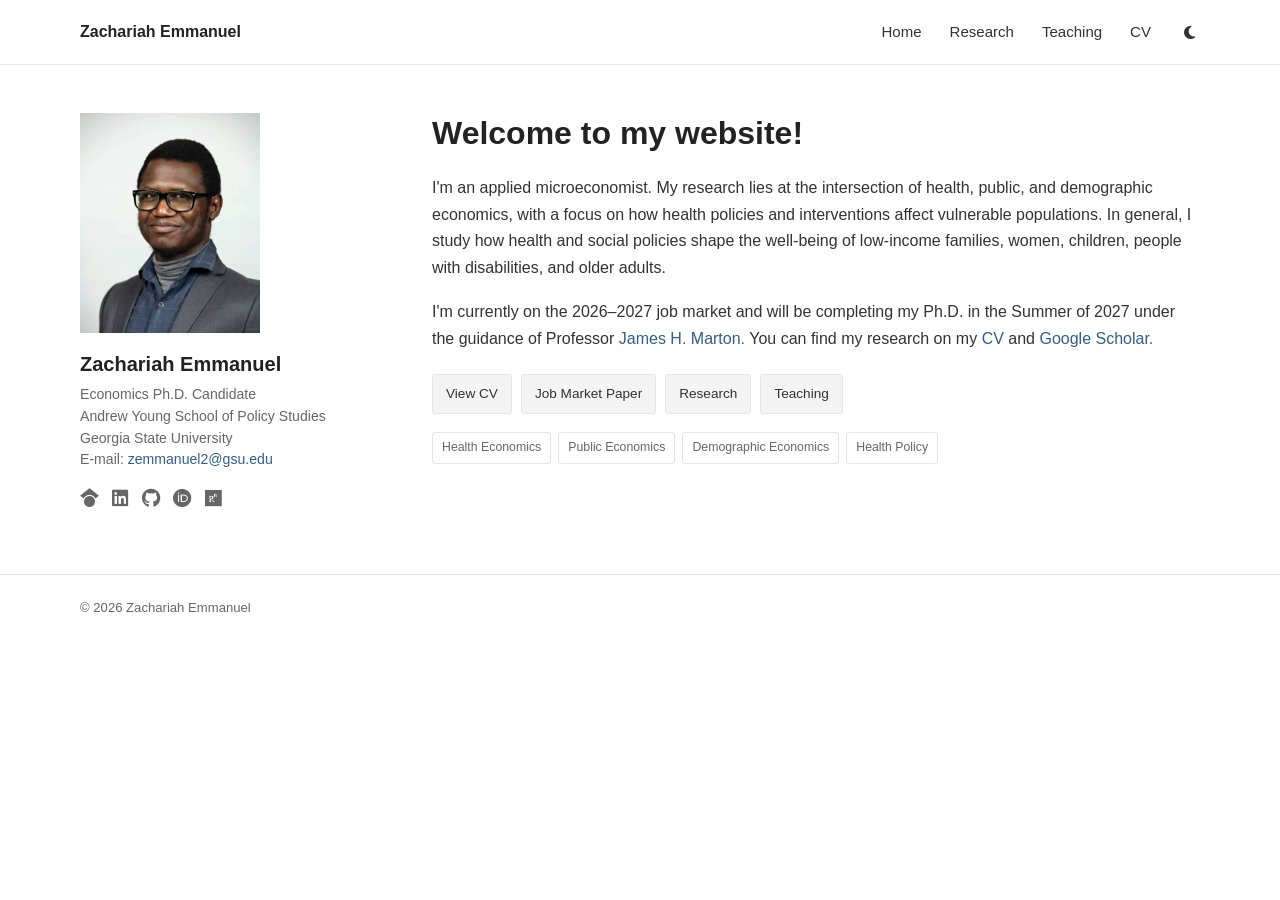
<file: index.html>
<!DOCTYPE html>
<html lang="en">

<head>
  <meta charset="UTF-8">

  <meta name="viewport"
        content="width=device-width, initial-scale=1.0">

  <meta name="description"
        content="Academic website of Zachariah Emmanuel, Ph.D. candidate in Economics at Georgia State University.">

  <title>
    Zachariah Emmanuel | Economics Ph.D. Candidate | Georgia State University
  </title>

  <link rel="stylesheet" href="style.css">

  <!-- Font Awesome for social icons -->
  <link rel="stylesheet"
        href="https://cdnjs.cloudflare.com/ajax/libs/font-awesome/6.5.2/css/all.min.css">

</head>

<body>


<!-- =====================================
     NAVIGATION
===================================== -->

<header class="site-header">

  <div class="container nav-wrap">

    <a class="site-title" href="index.html">
      Zachariah Emmanuel
    </a>

    <!-- Mobile hamburger button -->
    <button
      class="menu-toggle"
      id="menu-toggle"
      type="button"
      aria-label="Open navigation menu"
      aria-expanded="false"
      aria-controls="main-nav">

      <span></span>
      <span></span>
      <span></span>

    </button>

    <!-- Main navigation -->
    <nav id="main-nav"
         class="main-nav"
         aria-label="Main navigation">

      <a href="index.html">Home</a>

      <a href="research.html">Research</a>

      <a href="teaching.html">Teaching</a>

      <a href="cv.html">CV</a>

      <button
        class="theme-toggle"
        id="theme-toggle"
        type="button"
        aria-label="Toggle light and dark theme"
        title="Toggle theme">

        <i class="fa-solid fa-moon"></i>

      </button>

    </nav>

  </div>

</header>


<!-- =====================================
     MAIN CONTENT
===================================== -->

<main id="home">

  <div class="container page-layout">


    <!-- LEFT PROFILE -->

    <aside class="profile-sidebar">

      <img
        src="assets/Zachariah-Profile-picture_.jpg"
        alt="Zachariah Emmanuel"
        class="profile-photo"
      >

      <h2 class="profile-name">
        Zachariah Emmanuel
      </h2>

      <div class="profile-details">

        <span>
          Economics Ph.D. Candidate<br>
          Andrew Young School of Policy Studies<br>
          Georgia State University
        </span>

        <span>
          E-mail:
          <a href="mailto:zemmanuel2@gsu.edu">
            zemmanuel2@gsu.edu
          </a>
        </span>

      </div>


      <div class="social-links">

        <a href="https://scholar.google.com/citations?user=WSJ-WQcAAAAJ"
           target="_blank"
           rel="noopener"
           aria-label="Google Scholar"
           title="Google Scholar">
          <i class="fa-brands fa-google-scholar"></i>
        </a>

        <a href="https://www.linkedin.com/in/zachariah-emmanuel-82096583/"
           target="_blank"
           rel="noopener"
           aria-label="LinkedIn"
           title="LinkedIn">
          <i class="fa-brands fa-linkedin"></i>
        </a>

        <a href="https://github.com/zachariahemmanuel2/"
           target="_blank"
           rel="noopener"
           aria-label="GitHub"
           title="GitHub">
          <i class="fa-brands fa-github"></i>
        </a>

        <a href="https://orcid.org/0000-0001-9636-632X"
           target="_blank"
           rel="noopener"
           aria-label="ORCID"
           title="ORCID">
          <i class="fa-brands fa-orcid"></i>
        </a>

        <a href="https://www.researchgate.net/profile/Zachariah-Emmanuel"
           target="_blank"
           rel="noopener"
           aria-label="ResearchGate"
           title="ResearchGate">
          <i class="fa-brands fa-researchgate"></i>
        </a>

      </div>

    </aside>


    <!-- RIGHT BIO -->

    <section class="page-content">

      <h1 class="home-name">
        Welcome to my website!
      </h1>


      <p class="hero-summary">

        I'm an applied microeconomist. My research lies at the intersection of health,
        public, and demographic economics, with a focus on how health policies and
        interventions affect vulnerable populations. In general, I study how health and social policies
        shape the well-being of low-income families, women, children, people with disabilities, and older adults.

      </p>


      <p>

        I'm currently on the 2026–2027 job market and will be completing my Ph.D.
        in the Summer of 2027 under the guidance of Professor

        <a href="https://aysps.gsu.edu/profile/james-marton/"
           target="_blank"
           rel="noopener">
          James H. Marton.
        </a>

        You can find my research on my

        <a href="cv.pdf"
           target="_blank"
           rel="noopener">
          CV
        </a>

        and

        <a href="https://scholar.google.com/citations?user=WSJ-WQcAAAAJ"
           target="_blank"
           rel="noopener">
          Google Scholar.
        </a>

      </p>


      <div class="hero-actions">

        <a class="button"
           href="cv.pdf"
           target="_blank"
           rel="noopener">
          View CV
        </a>

        <a class="button"
           href="papers/job-market-paper.pdf"
           target="_blank"
           rel="noopener">
          Job Market Paper
        </a>

        <a class="button"
           href="research.html">
          Research
        </a>

        <a class="button"
           href="teaching.html">
          Teaching
        </a>

      </div>


      <div class="interests">

        <span>Health Economics</span>
        <span>Public Economics</span>
        <span>Demographic Economics</span>
        <span>Health Policy</span>

      </div>

    </section>


  </div>

</main>


<!-- =====================================
     FOOTER
===================================== -->

<footer>

  <div class="container footer-wrap">

    <span>
      © 2026 Zachariah Emmanuel
    </span>

  </div>

</footer>


<!-- Theme toggle -->
<script src="theme.js"></script>

<!-- Mobile menu -->
<script src="menu.js"></script>

</body>

</html>
</file>
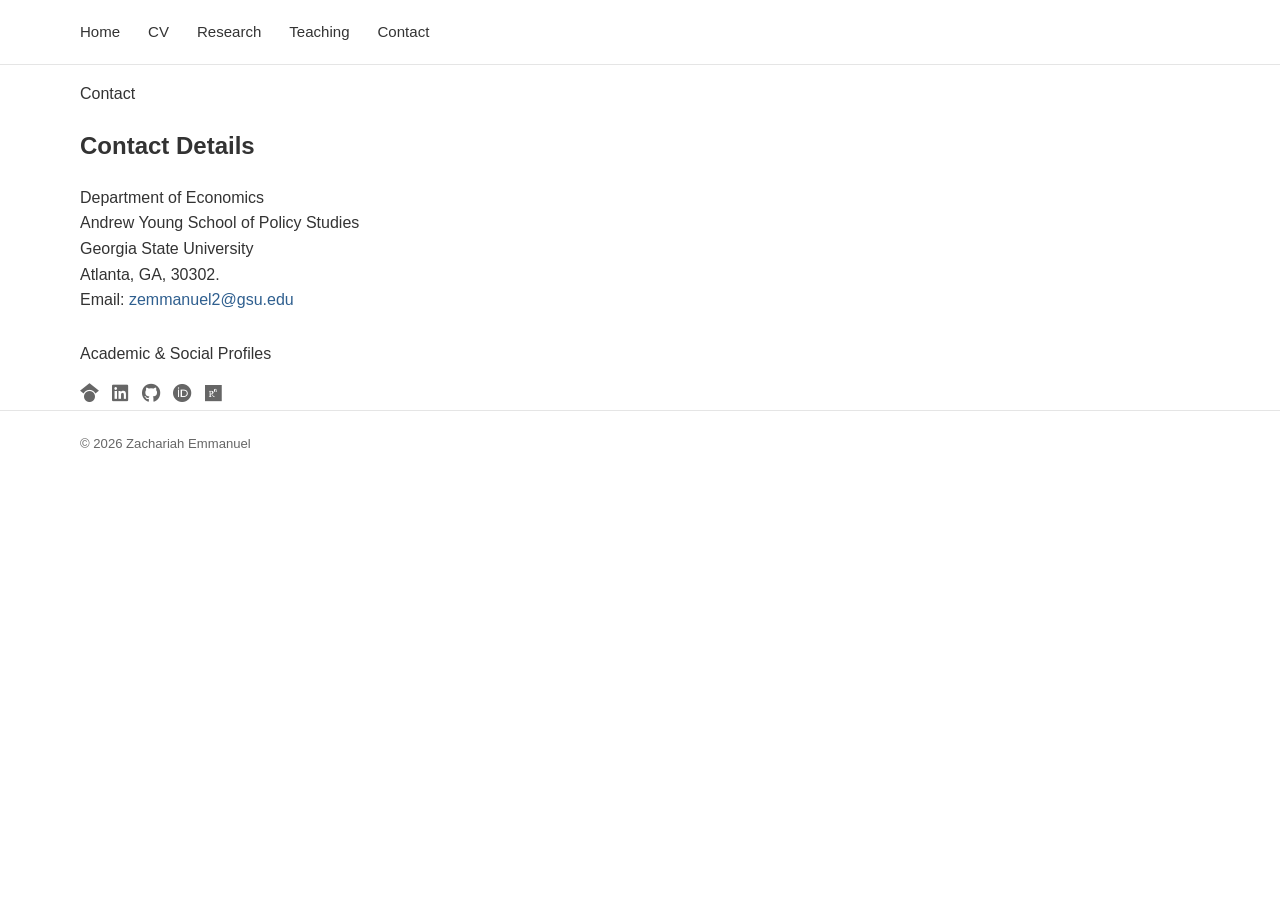
<file: contact.html>
<!DOCTYPE html>
<html lang="en">

<head>
    <meta charset="UTF-8">
    <meta name="viewport" content="width=device-width, initial-scale=1.0">
    <title>Contact | Zachariah Emmanuel</title>
    <link rel="stylesheet" href="style.css">
<link rel="stylesheet"
      href="https://cdnjs.cloudflare.com/ajax/libs/font-awesome/6.5.2/css/all.min.css">
</head>

<body>

<header class="site-header">
    <div class="container nav-wrap">

        <nav>
            <a class="site-name" href="index.html"> Home </a>
             <a href="cv.pdf" target="_blank">CV</a>
            <a href="research.html">Research</a>
            <a href="teaching.html">Teaching</a>
            <a href="contact.html">Contact</a>
        </nav>

    </div>
</header>

<main>

<section class="section contact-section">

    <div class="container contact-grid">

        <div>

            <p class="section-label">Contact</p>
            <h2>Contact Details</h2>

            <p>
                Department of Economics<br>
                Andrew Young School of Policy Studies<br>
                Georgia State University<br>
                Atlanta, GA, 30302.<br>
               Email:
               <a href="mailto:zemmanuel2@gsu.edu">
                 zemmanuel2@gsu.edu
                 </a>
                 </p>

            <div class="contact-social">

    <p class="contact-social-title">Academic &amp; Social Profiles</p>
        
<!-- SOCIAL LINKS -->

            <div class="social-links">

              <a href="https://scholar.google.com/citations?user=WSJ-WQcAAAAJ"
                 target="_blank"
                 rel="noopener"
                 aria-label="Google Scholar"
                 title="Google Scholar">
                <i class="fa-brands fa-google-scholar"></i>
              </a>

              <!-- Replace with your LinkedIn URL -->
              <a href="https://www.linkedin.com/in/zachariah-emmanuel-82096583/"
                 target="_blank"
                 rel="noopener"
                 aria-label="LinkedIn"
                 title="LinkedIn">
                <i class="fa-brands fa-linkedin"></i>
              </a>

              <!-- Replace with your GitHub profile URL -->
              <a href="https://github.com/zachariahemmanuel2/"
                 target="_blank"
                 rel="noopener"
                 aria-label="GitHub"
                 title="GitHub">
                <i class="fa-brands fa-github"></i>
              </a>

              <a href="https://orcid.org/0000-0001-9636-632X"
                 target="_blank"
                 rel="noopener"
                 aria-label="ORCID"
                 title="ORCID">
                <i class="fa-brands fa-orcid"></i>
              </a>

        <a href="https://www.researchgate.net/profile/Zachariah-Emmanuel"
         target="_blank"
         rel="noopener"
         aria-label="ResearchGate"
         title="ResearchGate">
        <i class="fa-brands fa-researchgate"></i>
            </a>

            </div>


    </div>

</section>

</main>

<footer>
    <div class="container footer-wrap">
        <span>© 2026 Zachariah Emmanuel</span>
    </div>
</footer>
<script src="theme.js"></script>
</body>
</html>
</file>
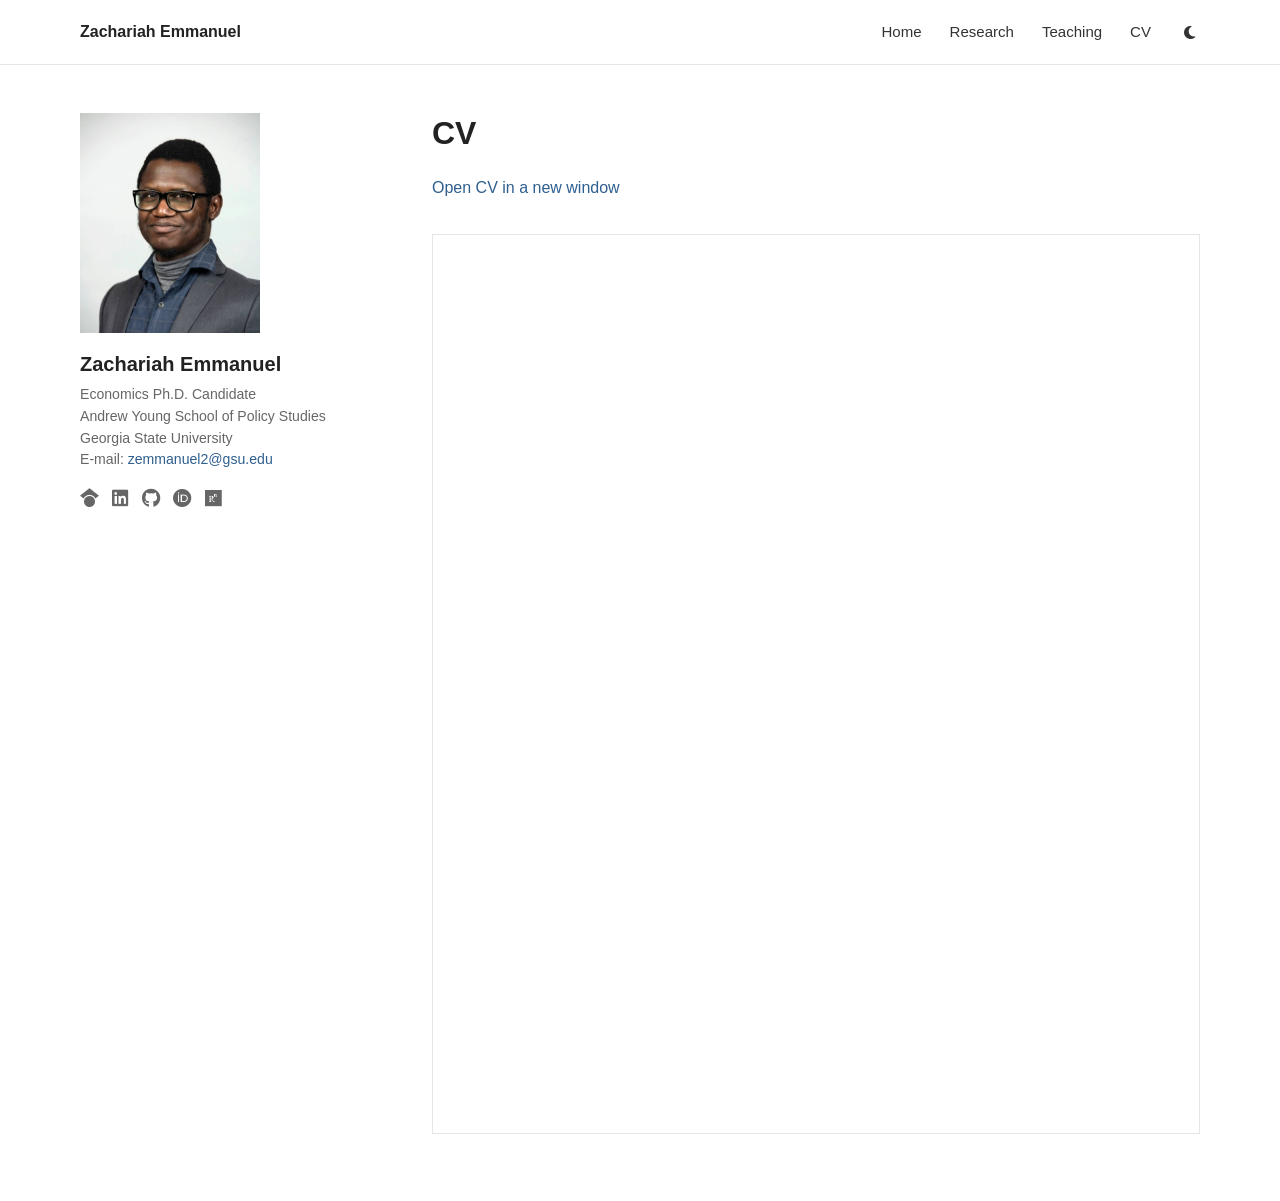
<file: cv.html>
<!DOCTYPE html>
<html lang="en">

<head>

  <meta charset="UTF-8">

  <meta name="viewport"
        content="width=device-width, initial-scale=1.0">

  <title>CV | Zachariah Emmanuel</title>

  <link rel="stylesheet" href="style.css">

  <link rel="stylesheet"
        href="https://cdnjs.cloudflare.com/ajax/libs/font-awesome/6.5.2/css/all.min.css">

</head>


<body>


<header class="site-header">

  <div class="container nav-wrap">

    <a class="site-title" href="index.html">
      Zachariah Emmanuel
    </a>

    <nav>

      <a href="index.html">Home</a>

      <a href="research.html">Research</a>

      <a href="teaching.html">Teaching</a>

      <a href="cv.html">CV</a>

      <button
        class="theme-toggle"
        id="theme-toggle"
        type="button"
        aria-label="Toggle theme">

        <i class="fa-solid fa-moon"></i>

      </button>

    </nav>

  </div>

</header>


<main>

  <div class="container page-layout">


    <aside class="profile-sidebar">

      <img
        src="assets/Zachariah-Profile-picture_.jpg"
        alt="Zachariah Emmanuel"
        class="profile-photo"
      >

      <h2 class="profile-name">
        Zachariah Emmanuel
      </h2>

      <div class="profile-details">

        <span>
          Economics Ph.D. Candidate<br>
          Andrew Young School of Policy Studies<br>
          Georgia State University
        </span>

        <span>
          E-mail:
          <a href="mailto:zemmanuel2@gsu.edu">
            zemmanuel2@gsu.edu
          </a>
        </span>

      </div>

    <!-- SOCIAL LINKS -->

            <div class="social-links">

                <a href="https://scholar.google.com/citations?user=WSJ-WQcAAAAJ"
                   target="_blank"
                   rel="noopener"
                   aria-label="Google Scholar"
                   title="Google Scholar">

                    <i class="fa-brands fa-google-scholar"></i>

                </a>


                <a href="https://www.linkedin.com/in/zachariah-emmanuel-82096583/"
                   target="_blank"
                   rel="noopener"
                   aria-label="LinkedIn"
                   title="LinkedIn">

                    <i class="fa-brands fa-linkedin"></i>

                </a>


                <a href="https://github.com/zachariahemmanuel2/"
                   target="_blank"
                   rel="noopener"
                   aria-label="GitHub"
                   title="GitHub">

                    <i class="fa-brands fa-github"></i>

                </a>


                <a href="https://orcid.org/0000-0001-9636-632X"
                   target="_blank"
                   rel="noopener"
                   aria-label="ORCID"
                   title="ORCID">

                    <i class="fa-brands fa-orcid"></i>

                </a>


                <a href="https://www.researchgate.net/profile/Zachariah-Emmanuel"
                   target="_blank"
                   rel="noopener"
                   aria-label="ResearchGate"
                   title="ResearchGate">

                    <i class="fa-brands fa-researchgate"></i>

                </a>

            </div>

        </aside>


    <section class="page-content">

      <h1>CV</h1>

      <p>
        <a href="cv.pdf"
           target="_blank"
           rel="noopener">
          Open CV in a new window
        </a>
      </p>


      <iframe
        src="cv.pdf"
        class="cv-frame"
        title="Zachariah Emmanuel CV">
      </iframe>

    </section>


  </div>

</main>


<script src="theme.js"></script>
<script src="menu.js"></script>

</body>
</html>

</body>

</html>
</file>
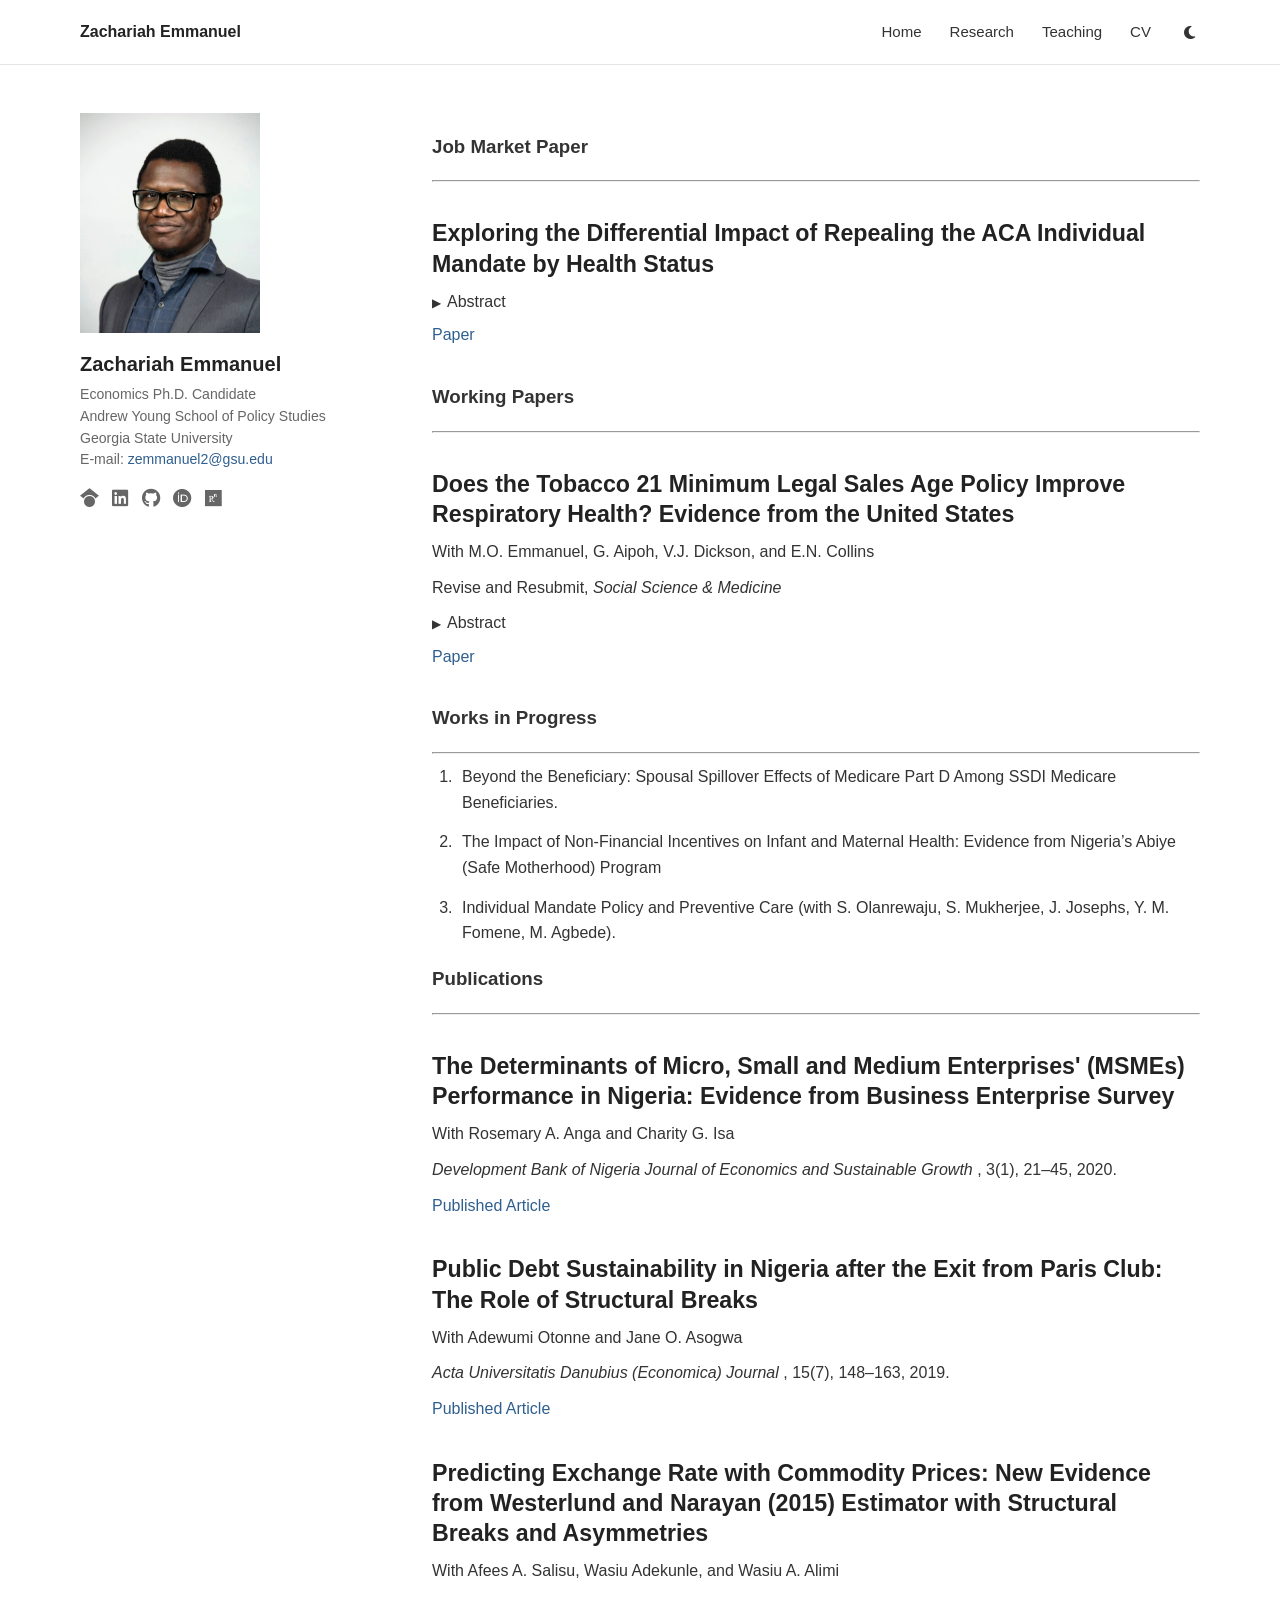
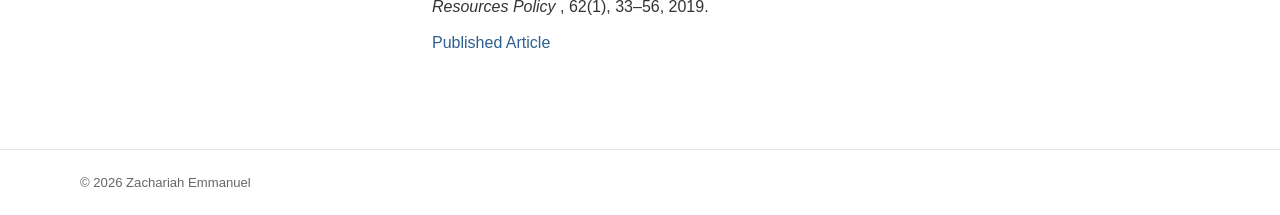
<file: research.html>
<!DOCTYPE html>
<html lang="en">

<head>
    <meta charset="UTF-8">

    <meta name="viewport"
          content="width=device-width, initial-scale=1.0">

    <meta name="description"
          content="Research by Zachariah Emmanuel, Ph.D. candidate in Economics at Georgia State University.">

    <title>Research | Zachariah Emmanuel</title>

    <link rel="stylesheet" href="style.css">

    <!-- Font Awesome for social icons -->
    <link rel="stylesheet"
          href="https://cdnjs.cloudflare.com/ajax/libs/font-awesome/6.5.2/css/all.min.css">
</head>

<script>
    const menuToggle = document.getElementById("menu-toggle");
    const navLinks = document.getElementById("nav-links");

    menuToggle.addEventListener("click", function () {
        navLinks.classList.toggle("active");
        menuToggle.classList.toggle("active");

        const isOpen = navLinks.classList.contains("active");
        menuToggle.setAttribute("aria-expanded", isOpen);
    });

    /* Close menu after selecting a link */
    navLinks.querySelectorAll("a").forEach(function (link) {
        link.addEventListener("click", function () {
            navLinks.classList.remove("active");
            menuToggle.classList.remove("active");
            menuToggle.setAttribute("aria-expanded", "false");
        });
    });
</script>
<body>


<!-- =========================================
     NAVIGATION
========================================= -->

<header class="site-header">

  <div class="container nav-wrap">

    <a class="site-title" href="index.html">
      Zachariah Emmanuel
    </a>

    <!-- Mobile hamburger button -->
    <button
      class="menu-toggle"
      id="menu-toggle"
      type="button"
      aria-label="Open navigation menu"
      aria-expanded="false"
      aria-controls="main-nav">
      <span></span>
      <span></span>
      <span></span>
    </button>

    <!-- Main navigation -->
    <nav id="main-nav" class="main-nav" aria-label="Main navigation">

      <a href="index.html">Home</a>
      <a href="research.html">Research</a>
      <a href="teaching.html">Teaching</a>
      <a href="cv.html">CV</a>

      <button
        class="theme-toggle"
        id="theme-toggle"
        type="button"
        aria-label="Toggle light and dark theme"
        title="Toggle theme">
        <i class="fa-solid fa-moon"></i>
      </button>

    </nav>

  </div>

</header>
<!-- =========================================
     MAIN PAGE
========================================= -->

<main>

    <div class="container page-layout">


        <!-- =====================================
             PROFILE SIDEBAR
        ====================================== -->

        <aside class="profile-sidebar">

            <img
                src="assets/Zachariah-Profile-picture_.jpg"
                alt="Zachariah Emmanuel"
                class="profile-photo"
            >


            <h2 class="profile-name">
                Zachariah Emmanuel
            </h2>


            <div class="profile-details">

                <span>
                    Economics Ph.D. Candidate<br>
                    Andrew Young School of Policy Studies<br>
                    Georgia State University 
                </span>

                <span>
                    E-mail:

                    <a href="mailto:zemmanuel2@gsu.edu">
                        zemmanuel2@gsu.edu
                    </a>
                </span>

            </div>


            <!-- SOCIAL LINKS -->

            <div class="social-links">

                <a href="https://scholar.google.com/citations?user=WSJ-WQcAAAAJ"
                   target="_blank"
                   rel="noopener"
                   aria-label="Google Scholar"
                   title="Google Scholar">

                    <i class="fa-brands fa-google-scholar"></i>

                </a>


                <a href="https://www.linkedin.com/in/zachariah-emmanuel-82096583/"
                   target="_blank"
                   rel="noopener"
                   aria-label="LinkedIn"
                   title="LinkedIn">

                    <i class="fa-brands fa-linkedin"></i>

                </a>


                <a href="https://github.com/zachariahemmanuel2/"
                   target="_blank"
                   rel="noopener"
                   aria-label="GitHub"
                   title="GitHub">

                    <i class="fa-brands fa-github"></i>

                </a>


                <a href="https://orcid.org/0000-0001-9636-632X"
                   target="_blank"
                   rel="noopener"
                   aria-label="ORCID"
                   title="ORCID">

                    <i class="fa-brands fa-orcid"></i>

                </a>


                <a href="https://www.researchgate.net/profile/Zachariah-Emmanuel"
                   target="_blank"
                   rel="noopener"
                   aria-label="ResearchGate"
                   title="ResearchGate">

                    <i class="fa-brands fa-researchgate"></i>

                </a>

            </div>

        </aside>



        <!-- =====================================
             RESEARCH CONTENT
        ====================================== -->

        <section class="page-content research-page">


            <!-- =================================
                 JOB MARKET PAPER
            ================================== -->

            <section class="research-section">

                <h1 class="research-section-title">
                    Job Market Paper
                </h1>

                <hr class="research-divider">


                <article class="paper">

                    <h2 class="paper-title">

                        Exploring the Differential Impact of Repealing the ACA
                        Individual Mandate by Health Status

                    </h2>

                    <details class="abstract-toggle">
  <summary>Abstract</summary>
  <div class="abstract-text">
     This paper examines how the 2019 elimination of the Affordable Care Act (ACA)
                        individual mandate penalty affected insurance outcomes by health status.
                        Using nationally representative CPS ASEC data, I exploit cross-state 
                        variation in mandate enforcement by comparing states without enforceable
                        mandates with Massachusetts, New Jersey, and the District of Columbia, 
                        which had enforceable mandates in 2019. The policy increased the probability 
                        of becoming newly uninsured, with a statistically significant increase among 
                        relatively healthy consumers but not among relatively sick consumers. 
                        The benchmark Marketplace premium for a 27-year-old increased by $739, 
                        while reported out-of-pocket premium spending declined by $284.60. 
                        Financial-incidence analysis suggests that accounting for ACA subsidies attenuates
                        the financial burden that would otherwise fall more heavily on relatively sick consumers. 
                        The findings show that the incidence of adverse selection depends not only on Marketplace 
                        premiums but also on how public subsidies shape consumers’ exposure to premium increases.
  </div>
</details>
                    
                    <div class="paper-links">

                        <a  href="papers/job-market-paper.pdf"
                           target="_blank"
                           rel="noopener">

                            Paper

                        </a>

                    </div>

                </article>

            </section>



            <!-- =================================
                 WORKING PAPER
            ================================== -->

            <section class="research-section">

                <h1 class="research-section-title">
                    Working Papers
                </h1>

                <hr class="research-divider">


                <article class="paper">

                    <h2 class="paper-title">

                        Does the Tobacco 21 Minimum Legal Sales Age Policy Improve
                        Respiratory Health? Evidence from the United States

                    </h2>


                    <p class="paper-meta">
                        With M.O. Emmanuel, G. Aipoh, V.J. Dickson, and E.N. Collins
                    </p>


                    <p class="paper-meta">

                        Revise and Resubmit,
                        <em>Social Science &amp; Medicine</em>

                    </p>

                                        <details class="abstract-toggle">
  <summary>Abstract</summary>
  <div class="abstract-text">
Tobacco use is a leading contributor to preventable respiratory morbidity, yet empirical evaluations
of tobacco-control policies have largely focused on behavioral responses rather than health outcomes.
We examine whether Tobacco-21 minimum legal sales age (MLSA) laws affect smoking and asthma
prevalence among young adults aged 18–20. Using Behavioral Risk Factor Surveillance System data
from 2011–2019, we exploit the staggered adoption of Tobacco-21 laws across U.S. states using the
Callaway and Sant’Anna (2021) difference-in-differences estimator, which accommodates heterogeneous
treatment timing. We find that smoking estimates are consistently negative, ranging from approximately 2 to 4
percentage points, although statistical significance varies across specifications. In contrast, we find no
statistically detectable short-run effect on asthma prevalence. The asthma estimates are imprecise and do
not rule out economically meaningful effects in either direction. These findings highlight the importance
of distinguishing immediate behavioral responses from health outcomes that may require longer follow-up
periods to detect.
  </div>
</details>
          

                    <div class="paper-links">

                        <a href="papers/tobacco-paper.pdf"
                           target="_blank"
                           rel="noopener">

                            Paper

                        </a>

                    </div>

                </article>

            </section>



            <!-- =================================
                 WORKS IN PROGRESS
            ================================== -->

            <section class="research-section">
    <h1>Works in Progress</h1>
    <hr>

    <ol class="works-progress">
        <li>
            Beyond the Beneficiary: Spousal Spillover Effects of Medicare Part D 
            Among SSDI Medicare Beneficiaries.
        </li>

        <li>
            The Impact of Non-Financial Incentives on Infant and Maternal Health: 
            Evidence from Nigeria’s Abiye (Safe Motherhood) Program
        </li>

          <li>
            Individual Mandate Policy and Preventive Care (with S. Olanrewaju, S. Mukherjee, J. Josephs, Y. M. Fomene, M. Agbede). 
        </li>
    </ol>
</section>


            <!-- =================================
                 PRE-DOCTORAL PUBLICATIONS
            ================================== -->

            <section class="research-section">

                <h1 class="research-section-title">
                    Publications
                </h1>

                <hr class="research-divider">



                <!-- PUBLICATION 1 -->

                <article class="paper">

                    <h2 class="paper-title">

                        The Determinants of Micro, Small and Medium Enterprises'
                        (MSMEs) Performance in Nigeria: Evidence from Business Enterprise Survey

                    </h2>


                    <p class="paper-meta">
                        With Rosemary A. Anga and Charity G. Isa
                    </p>


                    <p>

                        <em>
                            Development Bank of Nigeria Journal of Economics
                            and Sustainable Growth
                        </em>,
                        3(1), 21–45, 2020.

                    </p>


                    <div class="paper-links">

                        <a href="papers/msme-paper.pdf"
                           target="_blank"
                           rel="noopener">

                            Published Article

                        </a>

                    </div>

                </article>



                <!-- PUBLICATION 2 -->

                <article class="paper">

                    <h2 class="paper-title">

                        Public Debt Sustainability in Nigeria after the Exit from
                        Paris Club: The Role of Structural Breaks

                    </h2>


                    <p class="paper-meta">
                        With Adewumi Otonne and Jane O. Asogwa
                    </p>


                    <p>

                        <em>
                            Acta Universitatis Danubius (Economica) Journal
                        </em>,
                        15(7), 148–163, 2019.

                    </p>


                    <div class="paper-links">

                        <a href="papers/public-debt-paper.pdf"
                           target="_blank"
                           rel="noopener">

                            Published Article

                        </a>

                    </div>

                </article>



                <!-- PUBLICATION 3 -->

                <article class="paper">

                    <h2 class="paper-title">

                        Predicting Exchange Rate with Commodity Prices:
                        New Evidence from Westerlund and Narayan (2015) Estimator
                        with Structural Breaks and Asymmetries

                    </h2>


                    <p class="paper-meta">
                        With Afees A. Salisu, Wasiu Adekunle, and Wasiu A. Alimi
                    </p>


                    <p>

                        <em>
                            Resources Policy
                        </em>,
                        62(1), 33–56, 2019.

                    </p>


                    <div class="paper-links">

                        <a href="papers/exchange-rate-paper.pdf"
                           target="_blank"
                           rel="noopener">

                            Published Article

                        </a>

                    </div>

                </article>


            </section>


        </section>

    </div>

</main>



<!-- =========================================
     FOOTER
========================================= -->

<footer>

    <div class="container footer-wrap">

        <span>
            © 2026 Zachariah Emmanuel
        </span>

    </div>

</footer>



<!-- =========================================
     THEME TOGGLE
========================================= -->

<script src="theme.js"></script>
<script src="menu.js"></script>

</body>
</html>


</body>

</html>
</file>
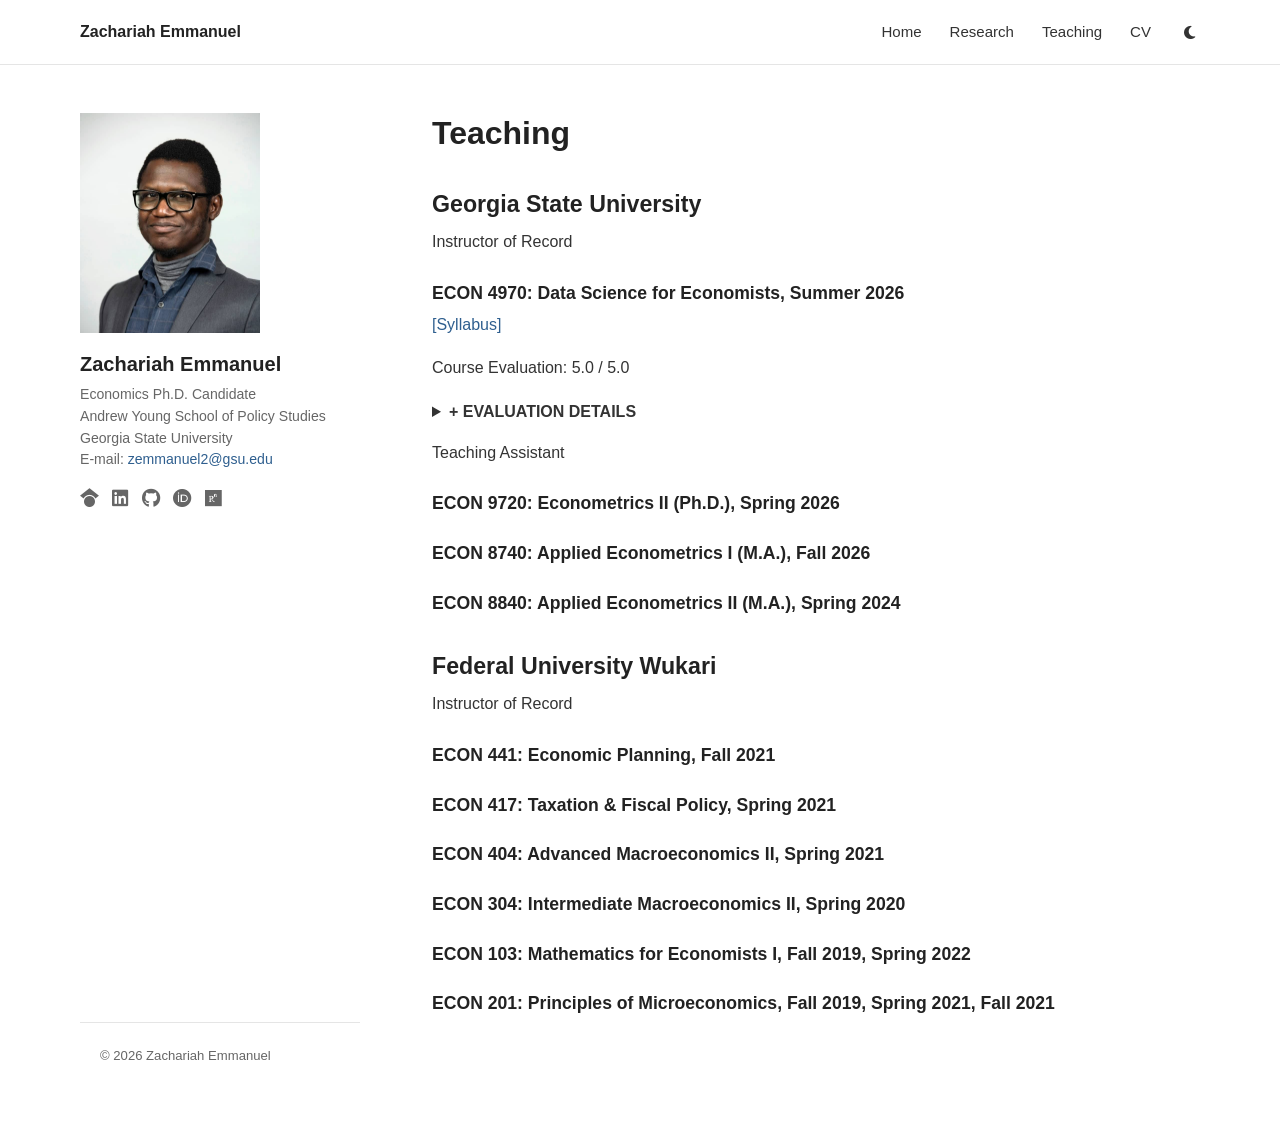
<file: teaching.html>
<!DOCTYPE html>
<html lang="en">

<head>
    <meta charset="UTF-8">

    <meta name="viewport"
          content="width=device-width, initial-scale=1.0">

    <meta name="description"
          content="Teaching experience of Zachariah Emmanuel, Ph.D. candidate in Economics at Georgia State University.">

    <title>Teaching | Zachariah Emmanuel</title>

    <link rel="stylesheet" href="style.css">

    <!-- Font Awesome for social icons -->
    <link rel="stylesheet"
          href="https://cdnjs.cloudflare.com/ajax/libs/font-awesome/6.5.2/css/all.min.css">
</head>

<script>
    const menuToggle = document.getElementById("menu-toggle");
    const navLinks = document.getElementById("nav-links");

    menuToggle.addEventListener("click", function () {
        navLinks.classList.toggle("active");
        menuToggle.classList.toggle("active");

        const isOpen = navLinks.classList.contains("active");
        menuToggle.setAttribute("aria-expanded", isOpen);
    });

    /* Close menu after selecting a link */
    navLinks.querySelectorAll("a").forEach(function (link) {
        link.addEventListener("click", function () {
            navLinks.classList.remove("active");
            menuToggle.classList.remove("active");
            menuToggle.setAttribute("aria-expanded", "false");
        });
    });
</script>
<body>


<!-- =========================================
     NAVIGATION
========================================= -->

<header class="site-header">

  <div class="container nav-wrap">

    <a class="site-title" href="index.html">
      Zachariah Emmanuel
    </a>

    <!-- Mobile hamburger button -->
    <button
      class="menu-toggle"
      id="menu-toggle"
      type="button"
      aria-label="Open navigation menu"
      aria-expanded="false"
      aria-controls="main-nav">
      <span></span>
      <span></span>
      <span></span>
    </button>

    <!-- Main navigation -->
    <nav id="main-nav" class="main-nav" aria-label="Main navigation">

      <a href="index.html">Home</a>
      <a href="research.html">Research</a>
      <a href="teaching.html">Teaching</a>
      <a href="cv.html">CV</a>

      <button
        class="theme-toggle"
        id="theme-toggle"
        type="button"
        aria-label="Toggle light and dark theme"
        title="Toggle theme">
        <i class="fa-solid fa-moon"></i>
      </button>

    </nav>

  </div>

</header>



<!-- =========================================
     MAIN PAGE
========================================= -->

<main>

    <div class="container page-layout">


        <!-- =====================================
             PROFILE SIDEBAR
        ====================================== -->

        <aside class="profile-sidebar">

            <img
                src="assets/Zachariah-Profile-picture_.jpg"
                alt="Zachariah Emmanuel"
                class="profile-photo"
            >


            <h2 class="profile-name">
                Zachariah Emmanuel
            </h2>


            <div class="profile-details">

                <span>
                    Economics Ph.D. Candidate<br>
                    Andrew Young School of Policy Studies<br>
                    Georgia State University
                </span>

                <span>
                    E-mail:

                    <a href="mailto:zemmanuel2@gsu.edu">
                        zemmanuel2@gsu.edu
                    </a>
                </span>

            </div>


            <!-- SOCIAL LINKS -->

            <div class="social-links">

                <a href="https://scholar.google.com/citations?user=WSJ-WQcAAAAJ"
                   target="_blank"
                   rel="noopener"
                   aria-label="Google Scholar"
                   title="Google Scholar">

                    <i class="fa-brands fa-google-scholar"></i>

                </a>


                <a href="https://www.linkedin.com/in/zachariah-emmanuel-82096583/"
                   target="_blank"
                   rel="noopener"
                   aria-label="LinkedIn"
                   title="LinkedIn">

                    <i class="fa-brands fa-linkedin"></i>

                </a>


                <a href="https://github.com/zachariahemmanuel2/"
                   target="_blank"
                   rel="noopener"
                   aria-label="GitHub"
                   title="GitHub">

                    <i class="fa-brands fa-github"></i>

                </a>


                <a href="https://orcid.org/0000-0001-9636-632X"
                   target="_blank"
                   rel="noopener"
                   aria-label="ORCID"
                   title="ORCID">

                    <i class="fa-brands fa-orcid"></i>

                </a>


                <a href="https://www.researchgate.net/profile/Zachariah-Emmanuel"
                   target="_blank"
                   rel="noopener"
                   aria-label="ResearchGate"
                   title="ResearchGate">

                    <i class="fa-brands fa-researchgate"></i>

                </a>

            </div>

        </aside>

<!-- =====================================
     TEACHING CONTENT
====================================== -->

<section class="page-content teaching-page">

    <h1>Teaching</h1>


    <!-- =================================
         GEORGIA STATE UNIVERSITY
    ================================== -->

    <section class="teaching-group">

        <h2 class="teaching-institution">
            Georgia State University
        </h2>


        <!-- INSTRUCTOR OF RECORD -->

        <p class="teaching-role">
            Instructor of Record
        </p>


        <article class="teaching-item">

            <h3>
                ECON 4970: Data Science for Economists, Summer 2026
            </h3>

            <p>
                <a
                    href="assets/ECON4970-data-science-syllabus-summer-2026.pdf"
                    target="_blank"
                    rel="noopener">
                    [Syllabus]
                </a>
            </p>

            <p>
                Course Evaluation: 5.0 / 5.0
            </p>


            <details class="evaluation-details">

                <summary>+ EVALUATION DETAILS</summary>


                <table class="evaluation-table">

                    <thead>
                        <tr>
                            <th>Evaluation Item</th>
                            <th>Average</th>
                        </tr>
                    </thead>

                    <tbody>

                        <tr>
                            <td>Student achieved course objectives</td>
                            <td>5.0</td>
                        </tr>

                        <tr>
                            <td>Course challenged students to think</td>
                            <td>5.0</td>
                        </tr>

                        <tr>
                            <td>Instructor was accessible to students</td>
                            <td>5.0</td>
                        </tr>

                        <tr>
                            <td>Course increased ability to critically evaluate ideas</td>
                            <td>5.0</td>
                        </tr>

                        <tr>
                            <td>Content helped students learn the material</td>
                            <td>5.0</td>
                        </tr>

                        <tr>
                            <td>Instructor followed syllabus plan</td>
                            <td>5.0</td>
                        </tr>

                        <tr>
                            <td>Instructor was prepared for class</td>
                            <td>5.0</td>
                        </tr>

                        <tr>
                            <td>Instructor created environment that helped learning</td>
                            <td>5.0</td>
                        </tr>

                        <tr>
                            <td>Instructor communicated effectively</td>
                            <td>5.0</td>
                        </tr>

                        <tr>
                            <td>Grading system was explained clearly</td>
                            <td>5.0</td>
                        </tr>

                        <tr>
                            <td>Feedback improved student learning</td>
                            <td>5.0</td>
                        </tr>

                        <tr>
                            <td><strong>Overall Teaching Effectiveness</strong></td>
                            <td><strong>5.0 / 5.0</strong></td>
                        </tr>

                    </tbody>

                </table>


                <p class="evaluation-note">
                    Total students enrolled: 12; responses received: 5 (41.7%).
                    Scores range from 5 (Strongly Agree) to 1 (Strongly Disagree).
                </p>


                <h4>Selected Student Comments</h4>


                <!-- QUESTION 1 -->

                <div class="evaluation-question">

                    <p class="evaluation-question-title">
                        <strong>1.</strong>
                        What were the strengths of my instructor’s course management and teaching style?
                    </p>

                    <blockquote>
                        “Help was given when needed. The instructor went above and beyond.”
                    </blockquote>

                    <blockquote>
                        “The instructor made the course very hands-on, which is an absolute requirement for this type of class and made it easier to grasp the concepts taught.”
                    </blockquote>

                </div>


                <!-- QUESTION 2 -->

                <div class="evaluation-question">

                    <p class="evaluation-question-title">
                        <strong>2.</strong>
                        What advice do I have for my instructor about the use of instructional time (face-to-face and/or online)?
                    </p>

                    <blockquote>
                        “I thought time was well spent throughout the semester.”
                    </blockquote>

                    <blockquote>
                        “Start instruction as soon as class starts. It sets a precedent and expectation.”
                    </blockquote>

                </div>


                <!-- QUESTION 3 -->

                <div class="evaluation-question">

                    <p class="evaluation-question-title">
                        <strong>3.</strong>
                        What did I appreciate the most about how my instructor interacted with students?
                    </p>

                    <blockquote>
                        “The instructor was very open for questions and help.”
                    </blockquote>

                    <blockquote>
                        “Very flexible, easy to reach, and very helpful.”
                    </blockquote>

                    <blockquote>
                        “The extra help.”
                    </blockquote>

                </div>


                <p class="teaching-links">
                    
                    <a href="assets/teaching-evaluation-summary.pdf" target="_blank" rel="noopener">
                        Full Teaching Evaluation
                    </a>
                </p>

            </details>

        </article>



        <!-- TEACHING ASSISTANT -->

        <p class="teaching-role">
            Teaching Assistant
        </p>


        <article class="teaching-item">

            <h3>
                ECON 9720: Econometrics II (Ph.D.), Spring 2026
            </h3>

        </article>
     <article class="teaching-item">

            <h3>
                ECON 8740: Applied Econometrics I (M.A.), Fall 2026
            </h3>

        </article>

        <article class="teaching-item">

            <h3>
                ECON 8840: Applied Econometrics II (M.A.), Spring 2024
            </h3>

        </article>

    </section>



    <!-- =================================
         FEDERAL UNIVERSITY WUKARI
    ================================== -->

    <section class="teaching-group">

        <h2 class="teaching-institution">
            Federal University Wukari
        </h2>


        <p class="teaching-role">
            Instructor of Record
        </p>


        <article class="teaching-item">

            <h3>
                ECON 441: Economic Planning, Fall 2021
            </h3>

        </article>


        <article class="teaching-item">

            <h3>
                ECON 417: Taxation &amp; Fiscal Policy, Spring 2021
            </h3>

        </article>


        <article class="teaching-item">

            <h3>
                ECON 404: Advanced Macroeconomics II, Spring 2021
            </h3>

        </article>


        <article class="teaching-item">

            <h3>
                ECON 304: Intermediate Macroeconomics II, Spring 2020
            </h3>

        </article>


        <article class="teaching-item">

            <h3>
                ECON 103: Mathematics for Economists I, Fall 2019, Spring 2022
            </h3>

        </article>


        <article class="teaching-item">

            <h3>
                ECON 201: Principles of Microeconomics, Fall 2019, Spring 2021, Fall 2021
            </h3>

        </article>

    </section>


</section>

       <!-- =========================================
     FOOTER
========================================= -->

<footer>

    <div class="container footer-wrap">

        <span>
            © 2026 Zachariah Emmanuel
        </span>

    </div>

</footer>



<!-- =========================================
     THEME TOGGLE
========================================= -->

<script src="theme.js"></script>
<script src="menu.js"></script>

</body>
</html>


</body>

</html>
</file>
<file: style.css>
/* ==========================================================
   ZACHARIAH EMMANUEL ACADEMIC WEBSITE
   Shared layout inspired by the structure of Graeme Peterson's
   academic website
   ========================================================== */


/* ==========================================================
   THEME VARIABLES
   ========================================================== */

:root {
    --bg: #ffffff;
    --text: #333333;
    --muted: #666666;
    --heading: #222222;
    --link: #2f5f8f;
    --border: #e5e5e5;
    --button-bg: #f4f4f4;
    --button-hover: #e9e9e9;
    --header-bg: #ffffff;
}

html[data-theme="dark"] {
    --bg: #181818;
    --text: #dddddd;
    --muted: #aaaaaa;
    --heading: #f2f2f2;
    --link: #85b7e8;
    --border: #383838;
    --button-bg: #282828;
    --button-hover: #333333;
    --header-bg: #181818;
}


/* ==========================================================
   BASIC PAGE SETTINGS
   ========================================================== */

* {
    box-sizing: border-box;
}

html {
    scroll-behavior: smooth;
}

body {
    margin: 0;

    background: var(--bg);
    color: var(--text);

    font-family:
        -apple-system,
        BlinkMacSystemFont,
        "Segoe UI",
        Roboto,
        Helvetica,
        Arial,
        sans-serif;

    font-size: 16px;
    line-height: 1.6;

    transition:
        background-color 0.2s ease,
        color 0.2s ease;
}

a {
    color: var(--link);
    text-decoration: none;
}

a:hover {
    text-decoration: underline;
}

img {
    max-width: 100%;
}

.container {
    width: min(1120px, calc(100% - 40px));
    margin: 0 auto;
}


/* ==========================================================
   TOP NAVIGATION
   ========================================================== */

.site-header {
    width: 100%;

    background: var(--header-bg);

    border-bottom: 1px solid var(--border);
}

.nav-wrap {
    min-height: 64px;

    display: flex;
    align-items: center;
    justify-content: space-between;
}


/* LEFT NAME IN NAV */

.site-title {
    color: var(--heading);

    font-size: 1rem;
    font-weight: 600;

    text-decoration: none;
}

.site-title:hover {
    text-decoration: none;
}


/* RIGHT NAVIGATION */

nav {
    display: flex;
    align-items: center;

    gap: 28px;
}

nav a,
.theme-toggle {
    color: var(--text);

    font-family: inherit;
    font-size: 0.94rem;
    font-weight: 500;

    text-decoration: none;
}

nav a:hover {
    color: var(--link);
    text-decoration: none;
}


/* THEME BUTTON */

.theme-toggle {
    border: 0;
    background: transparent;

    padding: 5px;

    cursor: pointer;
}

.theme-toggle:hover {
    color: var(--link);
}


/* ==========================================================
   SHARED PAGE LAYOUT
   LEFT PROFILE + RIGHT CONTENT
   ========================================================== */

.page-layout {
    display: grid;

    grid-template-columns: 280px minmax(0, 1fr);

    column-gap: 72px;

    align-items: start;

    padding-top: 48px;
    padding-bottom: 60px;
}


/* ==========================================================
   LEFT PROFILE SIDEBAR
   ========================================================== */

.profile-sidebar {
    width: 280px;

    text-align: left;
}


/* KEEP YOUR CURRENT IMAGE SIZE AND FRAME */

.profile-photo {
    display: block;

    width: 180px;
    height: 220px;

    object-fit: cover;
    object-position: center top;

    border-radius: 0;

    margin: 0 0 18px 0;
}


/* NAME */

.profile-name {
    margin: 0 0 7px 0;

    color: var(--heading);

    font-size: 1.25rem;
    font-weight: 700;
    line-height: 1.3;
}


/* PROFILE INFORMATION */

.profile-details {
    color: var(--muted);

    font-size: 0.88rem;
    line-height: 1.55;
}

.profile-details span {
    display: block;
}

.profile-details a {
    font-size: inherit;
}


/* SOCIAL ICONS */

.social-links {
    display: flex;
    align-items: center;

    gap: 13px;

    margin-top: 13px;
}

.social-links a {
    color: var(--muted);

    font-size: 1.18rem;
}

.social-links a:hover {
    color: var(--link);
    text-decoration: none;
}


/* ==========================================================
   RIGHT PAGE CONTENT
   ========================================================== */

.page-content {
    width: 100%;
    max-width: 780px;

    min-width: 0;
}


/* MAIN PAGE HEADING */

.page-content > h1:first-child,
.home-name {
    margin-top: 0;
    margin-bottom: 22px;

    color: var(--heading);

    font-size: 2rem;
    font-weight: 700;
    line-height: 1.25;
}


/* GENERAL HEADINGS */

.page-content h2 {
    margin-top: 36px;
    margin-bottom: 10px;

    color: var(--heading);

    font-size: 1.45rem;
    line-height: 1.3;
}

.page-content h3 {
    margin-top: 25px;
    margin-bottom: 6px;

    color: var(--heading);

    font-size: 1.1rem;
    line-height: 1.4;
}


/* PARAGRAPHS */

.page-content p {
    margin-top: 0;
    margin-bottom: 17px;

    line-height: 1.67;
}

.hero-summary {
    margin-top: 0;
    margin-bottom: 17px;

    line-height: 1.67;
}


/* SECTION DIVIDERS */

.research-heading {
    padding-bottom: 7px;

    border-bottom: 1px solid var(--border);
}


/* ==========================================================
   HOMEPAGE BUTTONS
   ========================================================== */

.hero-actions {
    display: flex;
    flex-wrap: wrap;

    gap: 9px;

    margin-top: 22px;
}

.button {
    display: inline-block;

    padding: 8px 13px;

    border: 1px solid var(--border);
    border-radius: 3px;

    background: var(--button-bg);
    color: var(--text);

    font-size: 0.85rem;
    font-weight: 500;

    text-decoration: none;
}

.button:hover {
    background: var(--button-hover);

    text-decoration: none;
}


/* ==========================================================
   RESEARCH INTERESTS
   ========================================================== */

.interests {
    display: flex;
    flex-wrap: wrap;

    gap: 7px;

    margin-top: 18px;
}

.interests span {
    padding: 5px 9px;

    border: 1px solid var(--border);
    border-radius: 3px;

    color: var(--muted);

    font-size: 0.77rem;
}


/* ==========================================================
   RESEARCH PAGE
   ========================================================== */

.paper {
    margin-bottom: 34px;
}

.paper h3 {
    margin-bottom: 5px;
}

.paper p {
    margin-bottom: 9px;
}

.publications-heading {
    margin-top: 38px;
}

.first-publication {
    margin-top: 0;
}


/* ==========================================================
   TEACHING PAGE
   ========================================================== */

.teaching-section h3 {
    margin-top: 28px;
    margin-bottom: 8px;

    color: var(--heading);

    font-size: 1.08rem;
    font-weight: 600;
}

.institution-gap {
    height: 22px;
}


/* ==========================================================
   CONTACT
   ========================================================== */

.contact-social {
    margin-top: 28px;
}

.contact-social-title {
    margin-bottom: 12px;

    font-weight: 500;
}


/* ==========================================================
   CV PAGE
   ========================================================== */

.cv-frame {
    width: 100%;
    height: 900px;

    margin-top: 15px;

    border: 1px solid var(--border);
}


/* ==========================================================
   FOOTER
   ========================================================== */

footer {
    border-top: 1px solid var(--border);

    color: var(--muted);

    font-size: 0.82rem;
}

.footer-wrap {
    display: flex;
    align-items: center;
    justify-content: space-between;

    min-height: 65px;
}


/* ==========================================================
   TABLET / MOBILE
   ========================================================== */

@media (max-width: 768px) {

    .container {
        width: calc(100% - 30px);
    }


    /* NAVIGATION */

    .nav-wrap {
        min-height: auto;

        padding: 13px 0;

        flex-direction: column;

        gap: 10px;
    }

    nav {
        flex-wrap: wrap;
        justify-content: center;

        gap: 9px 18px;
    }


    /* PAGE */

    .page-layout {
        display: block;

        padding-top: 28px;
        padding-bottom: 40px;
    }


    /* PROFILE */

    .profile-sidebar {
        width: 100%;

        margin-bottom: 35px;

        text-align: center;
    }

    .profile-photo {
        width: 180px;
        height: 220px;

        margin-left: auto;
        margin-right: auto;
    }

    .profile-details {
        text-align: center;
    }

    .social-links {
        justify-content: center;
    }


    /* CONTENT */

    .page-content {
        max-width: none;
    }

    .page-content > h1:first-child,
    .home-name {
        font-size: 1.8rem;
    }


    /* CV */

    .cv-frame {
        height: 650px;
    }


    /* FOOTER */

    .footer-wrap {
        justify-content: center;

        text-align: center;
    }
}


/* ==========================================================
   SMALL PHONE
   ========================================================== */

@media (max-width: 420px) {

    body {
        font-size: 15px;
    }

    nav {
        gap: 8px 13px;
    }

    nav a,
    .theme-toggle {
        font-size: 0.85rem;
    }

    .page-content > h1:first-child,
    .home-name {
        font-size: 1.65rem;
    }

    .profile-name {
        font-size: 1.2rem;
    }

    .cv-frame {
        height: 520px;
    }
}

.abstract-toggle {
  margin-top: 8px;
  margin-bottom: 8px;
}

.abstract-toggle summary {
  cursor: pointer;
  list-style: none;
  font-weight: normal;
  display: inline-block;
}

.abstract-toggle summary::-webkit-details-marker {
  display: none;
}

/* Triangle when collapsed */
.abstract-toggle summary::before {
  content: "▶";
  display: inline-block;
  margin-right: 6px;
  font-size: 0.75em;
}

/* Triangle when expanded */
.abstract-toggle[open] summary::before {
  content: "▼";
}

.abstract-text {
  margin-top: 8px;
  line-height: 1.6;
}

.works-progress {
    padding-left: 25px;
    margin-top: 10px;
}

.works-progress li {
    margin-bottom: 14px;
    line-height: 1.6;
    padding-left: 5px;
}


/* =====================================
   TEACHING EVALUATION
===================================== */

.evaluation-details {
    width: 100%;
    margin-top: 12px;
    margin-left: 0;
    padding-left: 0;
}

.evaluation-details summary {
    cursor: pointer;
    font-weight: 600;
    margin-bottom: 15px;
}

.evaluation-table {
    width: 100%;
    border-collapse: collapse;
    margin-top: 15px;
    margin-bottom: 15px;
}

.evaluation-table th,
.evaluation-table td {
    text-align: left;
    padding: 8px 10px;
    border-bottom: 1px solid #ddd;
}

.evaluation-table th:last-child,
.evaluation-table td:last-child {
    text-align: center;
    width: 100px;
}

.evaluation-note {
    margin-top: 15px;
    margin-bottom: 20px;
}

.evaluation-details h4 {
    margin-top: 25px;
    margin-bottom: 15px;
}


/* Keep all questions aligned */

.evaluation-question {
    margin: 0 0 24px 0;
    padding: 0;
}

.evaluation-question-title {
    margin: 0 0 10px 0;
    padding: 0;
}


/* Keep every student comment aligned */

.evaluation-question blockquote {
    margin: 8px 0 8px 25px;
    padding-left: 14px;
    border-left: 3px solid #ccc;
}


/* Links below evaluation */

.teaching-links {
    margin-top: 20px;
    margin-left: 0;
}


/* =========================================
   RESPONSIVE NAVIGATION
========================================= */

/* Hamburger is NEVER visible on desktop */
.menu-toggle {
    display: none;
}


/* =========================================
   MOBILE ONLY
========================================= */

@media screen and (max-width: 768px) {

    /*
       Keep the title on the left and
       hamburger on the far right.
    */
    .nav-wrap {
        position: relative;
    }


    /* Hamburger button */
    .menu-toggle {
        display: flex;
        flex-direction: column;
        justify-content: center;
        align-items: center;
        gap: 5px;

        position: absolute;
        right: 0;
        top: 50%;
        transform: translateY(-50%);

        width: 40px;
        height: 40px;

        margin: 0;
        padding: 6px;

        border: 0;
        background: transparent;
        cursor: pointer;

        z-index: 1001;
    }


    /* Three stripes */
    .menu-toggle span {
        display: block;
        width: 25px;
        height: 2px;
        margin: 0;
        padding: 0;

        background-color: currentColor;
        border-radius: 2px;

        transition: transform 0.25s ease,
                    opacity 0.25s ease;
    }


    /*
       Hide desktop navigation on mobile
       until hamburger is clicked.
    */
    .main-nav {
        display: none !important;

        position: absolute;
        top: calc(100% + 10px);
        right: 0;

        width: 190px;
        margin: 0;
        padding: 8px 0;

        background: var(--bg, #ffffff);
        border: 1px solid rgba(128, 128, 128, 0.25);
        border-radius: 6px;

        box-shadow: 0 6px 20px rgba(0, 0, 0, 0.12);

        z-index: 1000;
    }


    /* This is what actually opens the menu */
    .main-nav.menu-open {
        display: block !important;
    }


    /* Navigation links */
    .main-nav a {
        display: block;
        width: auto;

        margin: 0;
        padding: 10px 18px;

        text-align: left;
        white-space: nowrap;
    }


    /* Theme button inside mobile menu */
    .main-nav .theme-toggle {
        display: block;
        width: 100%;

        margin: 0;
        padding: 10px 18px;

        text-align: left;

        border: 0;
        background: transparent;
        cursor: pointer;
    }


    /* Turn hamburger into X when opened */

    .menu-toggle.menu-open span:nth-child(1) {
        transform: translateY(7px) rotate(45deg);
    }

    .menu-toggle.menu-open span:nth-child(2) {
        opacity: 0;
    }

    .menu-toggle.menu-open span:nth-child(3) {
        transform: translateY(-7px) rotate(-45deg);
    }
}
</file>
